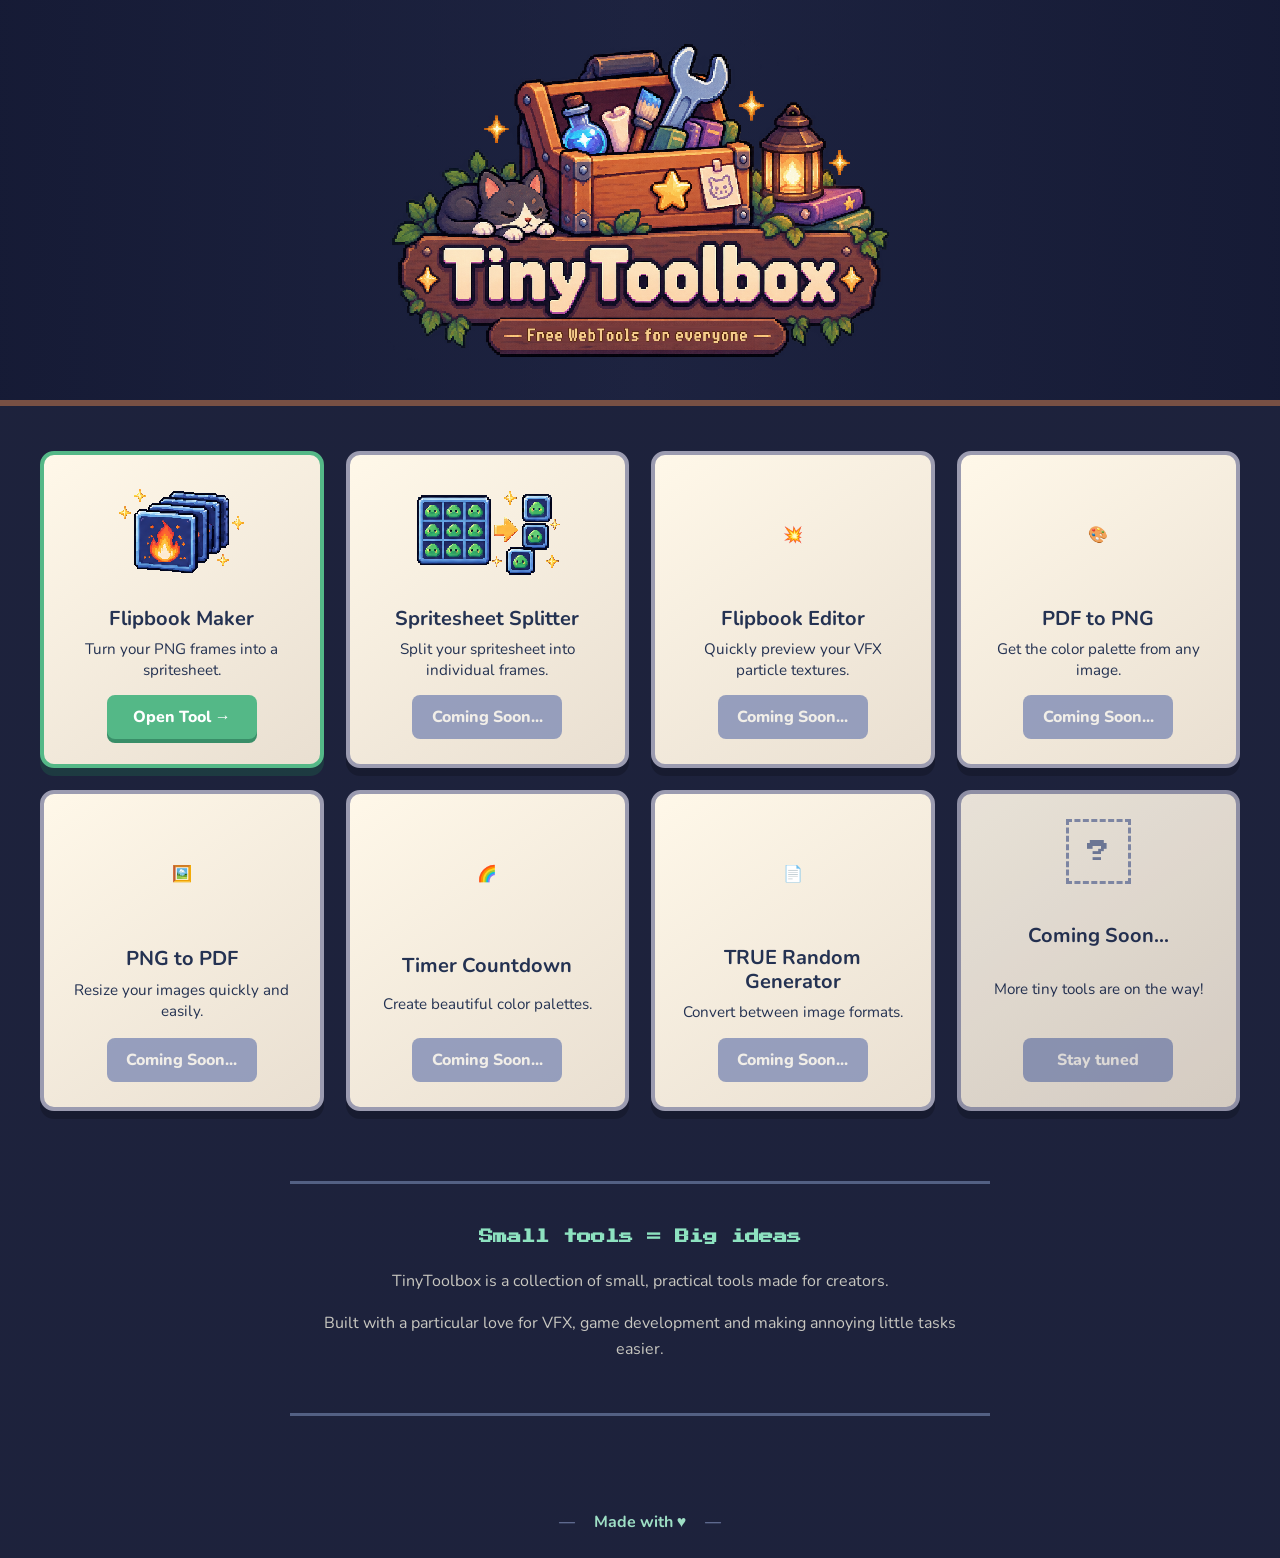
<file: index.html>
<!DOCTYPE html>
<html lang="en">

<head>
    <meta charset="UTF-8">
    <meta name="viewport" content="width=device-width, initial-scale=1.0">

    <title>TinyToolbox — Small tools for big ideas</title>

    <link rel="stylesheet" href="style.css">

    <link rel="preconnect" href="https://fonts.googleapis.com">
    <link rel="preconnect" href="https://fonts.gstatic.com" crossorigin>

    <link
        href="https://fonts.googleapis.com/css2?family=Nunito:wght@400;600;700;800&family=Press+Start+2P&display=swap"
        rel="stylesheet">
</head>

<body>

    <!-- TOP BAR -->
    <!-- HERO -->

    <main id="home">

        <section class="hero">

            <div class="hero-decoration left">
                <!-- 🐈 -->
            </div>

            <div class="hero-content">

                <img
                    src="images/tinytoolbox-logo-01.png"
                    alt="TinyToolbox — Small tools for big ideas"
                    class="main-logo"
                >

                <!--<p class="hero-description">
                    <!-- Simple to use, Web-tools for Artist,
                    game development and creative work. 
                    Simple web tools for everyone!
                </p>-->

            </div>

            <div class="hero-decoration right">
                <!-- 🧙 -->
            </div>

        </section>


        <!-- TOOLS -->

        <section class="tools-section">

            <!-- <div class="section-title">

                <span class="sparkle">✦</span>

                <h2>Available Tools</h2>

                <div class="title-line"></div>

                <span class="diamond">✦</span>

                <div class="title-line"></div>

            </div> -->


            <div class="tool-grid">


                <!-- FLIPBOOK MAKER -->

                <article class="tool-card active">

                    <div class="tool-icon">
                        <img src="images/icon-flipbook-maker.png" alt="Flipbook Maker">
                    </div>
                    <h3>Flipbook Maker</h3>

                    <p>
                        Turn your PNG frames
                        into a spritesheet.
                    </p>

                    <a class="tool-button" href="flipbook/">
                        Open Tool →
                    </a>

                </article>


                <!-- SPRITESHEET SPLITTER -->

                <article class="tool-card">

                    <div class="tool-icon">
                        <img src="images/icon-spritesheet-splitter.png" alt="Spritesheet Splitter">
                    </div>
                    <h3>Spritesheet Splitter</h3>

                    <p>
                        Split your spritesheet
                        into individual frames.
                    </p>

                    <span class="coming-soon">
                        Coming Soon...
                    </span>

                </article>


                <!-- PARTICLE PREVIEW -->

                <article class="tool-card">

                    <div class="tool-icon">
                        💥
                    </div>

                    <h3>Flipbook Editor</h3>

                    <p>
                        Quickly preview your
                        VFX particle textures.
                    </p>

                    <span class="coming-soon">
                        Coming Soon...
                    </span>

                </article>


                <!-- PALETTE EXTRACTOR -->

                <article class="tool-card">

                    <div class="tool-icon">
                        🎨
                    </div>

                    <h3>PDF to PNG</h3>

                    <p>
                        Get the color palette
                        from any image.
                    </p>

                    <span class="coming-soon">
                        Coming Soon...
                    </span>

                </article>


                <!-- IMAGE RESIZER -->

                <article class="tool-card">

                    <div class="tool-icon">
                        🖼️
                    </div>

                    <h3>PNG to PDF</h3>

                    <p>
                        Resize your images
                        quickly and easily.
                    </p>

                    <span class="coming-soon">
                        Coming Soon...
                    </span>

                </article>


                <!-- COLOR PALETTE -->

                <article class="tool-card">

                    <div class="tool-icon">
                        🌈
                    </div>

                    <h3>Timer Countdown</h3>

                    <p>
                        Create beautiful
                        color palettes.
                    </p>

                    <span class="coming-soon">
                        Coming Soon...
                    </span>

                </article>


                <!-- TEXTURE CONVERTER -->

                <article class="tool-card">

                    <div class="tool-icon">
                        📄
                    </div>

                    <h3>TRUE Random Generator</h3>

                    <p>
                        Convert between
                        image formats.
                    </p>

                    <span class="coming-soon">
                        Coming Soon...
                    </span>

                </article>


                <!-- FUTURE -->

                <article class="tool-card future">

                    <div class="tool-icon">
                        ?
                    </div>

                    <h3>Coming Soon...</h3>

                    <p>
                        More tiny tools
                        are on the way!
                    </p>

                    <span class="coming-soon">
                        Stay tuned
                    </span>

                </article>

            </div>

        </section>


        <!-- ABOUT -->

        <section class="about" id="about">

            <h2>Small tools = Big ideas</h2>

            <p>
                TinyToolbox is a collection of small,
                practical tools made for creators.
            </p>

            <p>
                Built with a particular love for
                VFX, game development and making
                annoying little tasks easier.
            </p>

        </section>

    </main>


    <!-- FOOTER -->

    <footer>

        <span>—</span>

        Made with ♥

        <span>—</span>

    </footer>

</body>

</html>
</file>
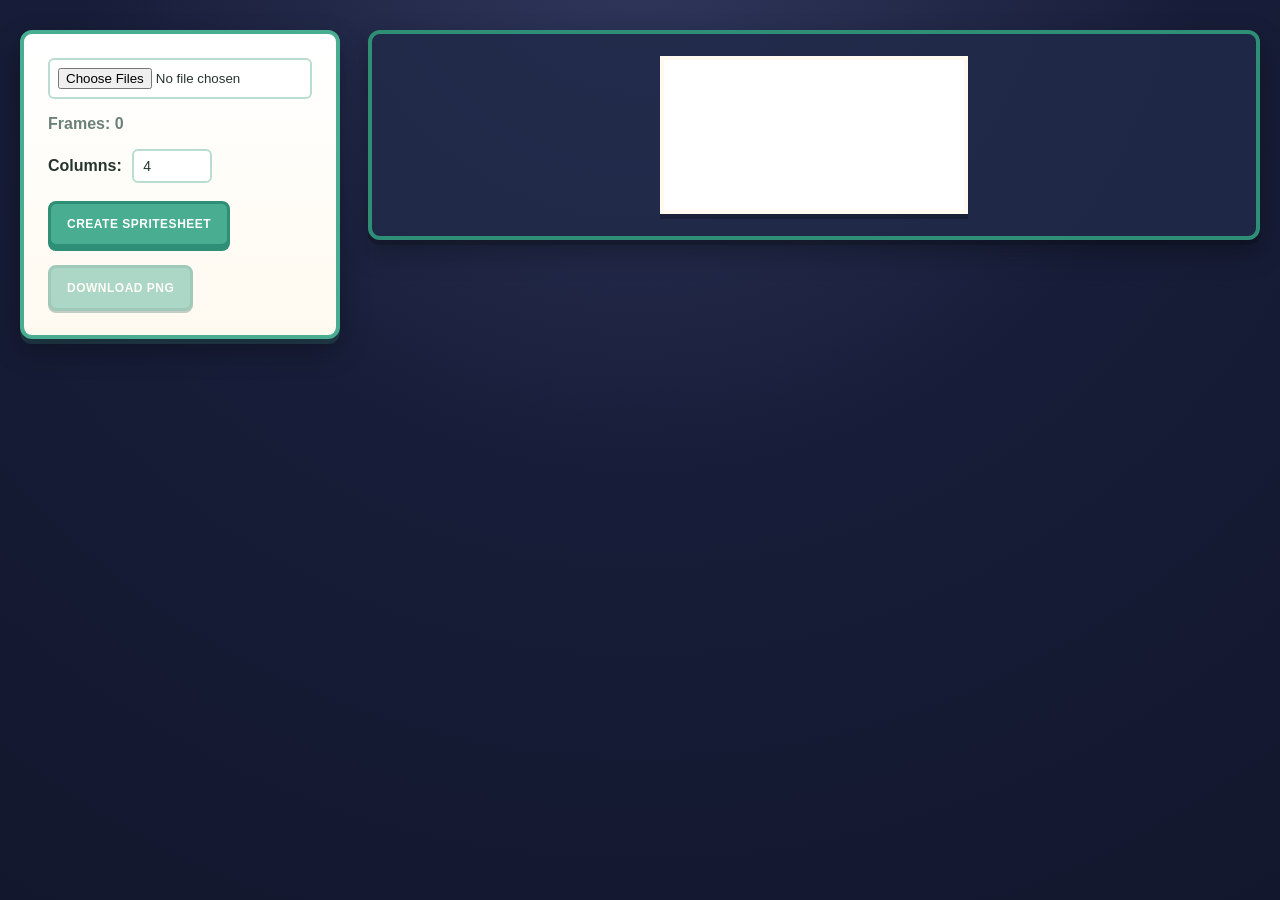
<file: flipbook/index.html>
<!DOCTYPE html>
<html lang="en">
<head>
    <meta charset="UTF-8">
    <meta name="viewport" content="width=device-width, initial-scale=1.0">

    <title>Tiny Flipbook Maker</title>

    <link rel="stylesheet" href="style.css">
</head>

<body>

    <h1>Tiny Flipbook Maker</h1>

    <div class="workspace">

        <div class="controls">

            <input type="file" id="imageInput" accept="image/png" multiple>

            <p id="frameCount">Frames: 0</p>

            <label>
                Columns:
                <input type="number" id="columnsInput" value="4" min="1">
            </label>

            <br><br>

            <button id="createButton">
                CREATE SPRITESHEET
            </button>

            <br><br>

            <button id="downloadButton" disabled>
                DOWNLOAD PNG
            </button>

        </div>

        <div class="preview-area">
            <canvas id="previewCanvas"></canvas>
        </div>

    </div>

    <script src="script.js"></script>

</body>
</html>
</file>
<file: style.css>
/* =====================================================
   TINYTOOLBOX
   Main Website
   ===================================================== */


:root {

    --background: #171d38;
    --background-light: #222a4a;

    --wood-dark: #51362f;
    --wood: #785044;
    --wood-light: #a66d4e;

    --cream: #fff4dc;
    --cream-dark: #ead9c0;

    --text: #243252;
    --text-light: #f8f0df;

    --blue: #7284c0;
    --blue-dark: #56699f;

    --green: #54b887;
    --green-dark: #398e68;

    --purple: #9b7bd1;

    --shadow:
        0 8px 0 rgba(0, 0, 0, 0.20);

}


/* =====================================================
   RESET
   ===================================================== */

* {
    box-sizing: border-box;
}


html {
    scroll-behavior: smooth;
}


body {

    margin: 0;

    background:
        linear-gradient(
            rgba(20, 25, 52, 0.96),
            rgba(20, 25, 52, 0.96)
        );

    color: var(--text-light);

    font-family: "Nunito", sans-serif;

    min-height: 100vh;

}


/* =====================================================
   TOP BAR
   ===================================================== */


nav {

    display: flex;

    gap: 25px;

}


nav a {

    color: var(--cream);

    text-decoration: none;

    font-weight: 700;

    transition:
        color 0.2s,
        transform 0.2s;

}


nav a:hover {

    color: #8de2c0;

    transform: translateY(-2px);

}


/* =====================================================
   HERO
   ===================================================== */

.hero {

    position: relative;

    max-width: 1400px;

    margin: 0 auto;

    min-height: 390px;

    display: flex;

    align-items: center;

    justify-content: center;

    text-align: center;

    padding: 40px 20px;

    background:

        linear-gradient(
            90deg,
            rgba(20, 25, 52, 0.8),
            rgba(29, 36, 69, 0.45),
            rgba(20, 25, 52, 0.8)
        );

    border-bottom:
        6px solid
        var(--wood);

}


.hero-content {

    max-width: 850px;

}


.main-logo {

    width: min(760px, 90vw);

    max-height: 320px;

    object-fit: contain;

    display: block;

    margin: 0 auto;

    image-rendering: pixelated;

}


.hero-description {

    max-width: 650px;

    margin:
        -20px auto 0;

    font-size: 1.15rem;

    line-height: 1.6;

    color: #ddd8c9;

}


.hero-decoration {

    position: absolute;

    font-size: 5rem;

    opacity: 0.75;

    filter:
        drop-shadow(
            4px 5px 0 rgba(0,0,0,0.3)
        );

}


.hero-decoration.left {

    left: 4%;

    bottom: 35px;

}


.hero-decoration.right {

    right: 4%;

    bottom: 30px;

}


/* =====================================================
   TOOLS SECTION
   ===================================================== */

.tools-section {

    max-width: 1250px;

    margin: 0 auto;

    padding:
        45px
        25px
        70px;

}


.section-title {

    display: flex;

    align-items: center;

    gap: 18px;

    margin-bottom: 30px;

}


.section-title h2 {

    margin: 0;

    font-family:
        "Press Start 2P",
        monospace;

    font-size: 1rem;

    white-space: nowrap;

}


.sparkle {

    color: #65d6ff;

    font-size: 1.6rem;

}


.diamond {

    color: #ffd58a;

    font-size: 1.4rem;

}


.title-line {

    height: 3px;

    background:
        linear-gradient(
            90deg,
            #66749c,
            transparent
        );

    flex: 1;

}


/* =====================================================
   TOOL GRID
   ===================================================== */

.tool-grid {

    display: grid;

    grid-template-columns:
        repeat(4, 1fr);

    gap: 22px;

}


/* =====================================================
   TOOL CARDS
   ===================================================== */

.tool-card {

    min-height: 270px;

    padding: 25px 20px;

    text-align: center;

    display: flex;

    flex-direction: column;

    align-items: center;

    justify-content: space-between;

    background:
        linear-gradient(
            145deg,
            #fff8e9,
            #e9dfd1
        );

    color: var(--text);

    border:
        4px solid
        #9b9bb0;

    border-radius: 14px;

    box-shadow:
        var(--shadow);

    transition:
        transform 0.2s,
        box-shadow 0.2s;

}


.tool-card:hover {

    transform:
        translateY(-6px);

    box-shadow:
        0 14px 0 rgba(0,0,0,0.22);

}


/* ACTIVE TOOL */

.tool-card.active {

    border-color:
        var(--green);

    box-shadow:
        0 8px 0
        rgba(31, 104, 75, 0.35);

}


.tool-card.active:hover {

    box-shadow:
        0 14px 0
        rgba(31, 104, 75, 0.35);

}


/* =====================================================
   TOOL ICON
   ===================================================== */

.tool-icon {
    height: 110px;
    display: flex;
    align-items: center;
    justify-content: center;
    margin-bottom: 12px;
}

.tool-icon img {
    max-width: 160px;
    max-height: 150px;
    width: auto;
    height: auto;
    image-rendering: pixelated;
}


.tool-card h3 {

    margin:
        5px 0
        8px;

    font-size: 1.25rem;

    line-height: 1.2;

}


.tool-card p {

    margin:
        0 0
        15px;

    max-width: 220px;

    line-height: 1.35;

    font-size: 0.95rem;

}


/* =====================================================
   BUTTONS
   ===================================================== */

.tool-button,
.coming-soon {

    display: inline-block;

    min-width: 150px;

    padding:
        11px
        18px;

    border-radius: 8px;

    font-weight: 800;

    text-decoration: none;

}


.tool-button {

    background:
        var(--green);

    color: white;

    box-shadow:
        0 4px 0
        var(--green-dark);

    transition:
        transform 0.15s,
        background 0.15s;

}


.tool-button:hover {

    background:
        #68c99b;

    transform:
        translateY(-2px);

}


.tool-button:active {

    transform:
        translateY(2px);

    box-shadow:
        0 2px 0
        var(--green-dark);

}


.coming-soon {

    background:
        #8792b8;

    color:
        #f2f0eb;

    opacity:
        0.85;

}


/* FUTURE CARD */

.tool-card.future {

    opacity: 0.9;

}


.tool-card.future .tool-icon {

    border:
        3px dashed
        #8891ae;

    width: 65px;

    height: 65px;

    font-family:
        "Press Start 2P",
        monospace;

    color:
        #75809f;

    font-size: 1.4rem;

}


/* =====================================================
   ABOUT
   ===================================================== */

.about {

    max-width: 700px;

    margin:
        0 auto 70px;

    padding:
        35px 25px;

    text-align: center;

    border-top:
        3px solid
        #536083;

    border-bottom:
        3px solid
        #536083;

}


.about h2 {

    font-family:
        "Press Start 2P",
        monospace;

    font-size:
        0.9rem;

    color:
        #8de2c0;

    margin-bottom:
        25px;

}


.about p {

    color:
        #c8c7c0;

    line-height:
        1.6;

}


/* =====================================================
   FOOTER
   ===================================================== */

footer {

    text-align:
        center;

    padding:
        25px;

    color:
        #9edfc5;

    font-weight:
        700;

}


footer span {

    margin:
        0 15px;

    color:
        #68749a;

}


/* =====================================================
   RESPONSIVE
   ===================================================== */

@media (max-width: 1050px) {

    .tool-grid {

        grid-template-columns:
            repeat(2, 1fr);

    }

}


@media (max-width: 700px) {

    .top-bar {

        flex-wrap: wrap;

        justify-content: center;

        text-align: center;

    }

    .top-tagline {

        flex-basis: 100%;

        order: 3;

    }

    .hero {

        min-height: 320px;

    }

    .hero-decoration {

        display: none;

    }

    .hero-description {

        font-size: 1rem;

    }

    .section-title {

        flex-wrap: wrap;

    }

    .title-line {

        min-width: 40px;

    }

    .tool-grid {

        grid-template-columns:
            1fr;

    }

    .tool-card {

        min-height: 250px;

    }

}


@media (max-width: 450px) {

    .top-logo {

        font-size: 0.65rem;

    }

    .section-title h2 {

        font-size: 0.75rem;

    }

    .tools-section {

        padding-left: 15px;

        padding-right: 15px;

    }

}
</file>
<file: flipbook/style.css>
/* TinyToolbox — Flipbook Maker theme */

:root {
    --bg: #171d38;
    --bg-light: #222a4a;

    --mint: #48ad91;
    --mint-light: #72c7ae;
    --mint-dark: #2f8e76;

    --cream: #fffaf0;
    --cream-dark: #f1eadb;

    --text: #f7f4eb;
    --text-dark: #26342f;
    --muted: #6b8179;

    --shadow: rgba(0, 0, 0, 0.28);
}

* {
    box-sizing: border-box;
}

html {
    min-height: 100%;
}

body {
    margin: 0;
    min-height: 100vh;
    font-family: "Nunito", Arial, sans-serif;
    color: var(--text);
    background:
        radial-gradient(circle at 50% -10%, #30385d 0%, var(--bg) 48%, #12172d 100%);
}

/* Hide the redundant TinyToolbox header */
body > h1 {
    display: none;
}

.workspace {
    width: min(1250px, calc(100% - 40px));
    margin: 0 auto;
    padding: 30px 0 60px;
    display: grid;
    grid-template-columns: 320px minmax(0, 1fr);
    gap: 28px;
    align-items: start;
}

.controls {
    min-width: 0;
    padding: 24px;
    color: var(--text-dark);
    background: linear-gradient(180deg, #ffffff 0%, var(--cream) 100%);
    border: 4px solid var(--mint);
    border-radius: 12px;
    box-shadow:
        0 5px 0 rgba(72, 173, 145, 0.18),
        0 12px 28px var(--shadow);
}

.controls input[type="file"] {
    width: 100%;
    padding: 8px;
    color: var(--text-dark);
    background: #ffffff;
    border: 2px solid #b9ded1;
    border-radius: 6px;
}

.controls p {
    color: var(--muted);
    font-weight: 700;
}

.controls label {
    color: var(--text-dark);
    font-weight: 700;
}

.controls input[type="number"] {
    width: 80px;
    margin-left: 6px;
    padding: 7px 9px;
    color: var(--text-dark);
    background: #ffffff;
    border: 2px solid #b9ded1;
    border-radius: 6px;
    font-family: "Nunito", Arial, sans-serif;
    font-size: 14px;
}

button {
    padding: 11px 16px;
    color: #ffffff;
    background: var(--mint);
    border: 3px solid var(--mint-dark);
    border-radius: 8px;

    /* Bolder and easier to read */
    font-family: Arial, sans-serif;
    font-size: 12px;
    font-weight: 900;
    letter-spacing: 0.5px;
    line-height: 1.5;

    cursor: pointer;

    box-shadow: 0 4px 0 var(--mint-dark);

    transition:
        transform 100ms ease,
        background 100ms ease,
        box-shadow 100ms ease;
}

button:hover:not(:disabled) {
    background: var(--mint-dark);
}

button:active:not(:disabled) {
    transform: translateY(3px);
    box-shadow: 0 1px 0 var(--mint-dark);
}

button:disabled {
    opacity: 0.45;
    cursor: not-allowed;
    box-shadow: 0 2px 0 #78958c;
}

.preview-area {
    max-width: 100%;
    max-height: calc(100vh - 100px);
    overflow: auto;
    padding: 22px;
    background: rgba(34, 42, 74, 0.82);
    border: 4px solid var(--mint-dark);
    border-radius: 12px;
    box-shadow:
        0 5px 0 rgba(0, 0, 0, 0.18),
        0 12px 28px var(--shadow);
}

canvas {
    display: block;
    max-width: 100%;
    height: auto;
    margin: 0 auto;
    background: #ffffff;
    border: 4px solid var(--cream);
    image-rendering: pixelated;
    box-shadow: 0 5px 0 rgba(0, 0, 0, 0.25);
}

.preview-area::-webkit-scrollbar {
    width: 12px;
    height: 12px;
}

.preview-area::-webkit-scrollbar-track {
    background: #151a30;
}

.preview-area::-webkit-scrollbar-thumb {
    background: var(--mint-dark);
    border: 3px solid #151a30;
    border-radius: 6px;
}

.preview-area::-webkit-scrollbar-thumb:hover {
    background: var(--mint);
}

@media (max-width: 800px) {
    .workspace {
        width: calc(100% - 24px);
        grid-template-columns: 1fr;
        gap: 18px;
        padding-top: 24px;
    }

    .controls {
        padding: 20px;
    }

    .preview-area {
        max-height: none;
        padding: 14px;
    }
}

@media (max-width: 480px) {
    .workspace {
        width: calc(100% - 16px);
    }

    .controls {
        padding: 16px;
        border-width: 3px;
    }

    .preview-area {
        padding: 10px;
        border-width: 3px;
    }

    button {
        width: 100%;
    }
}
</file>
